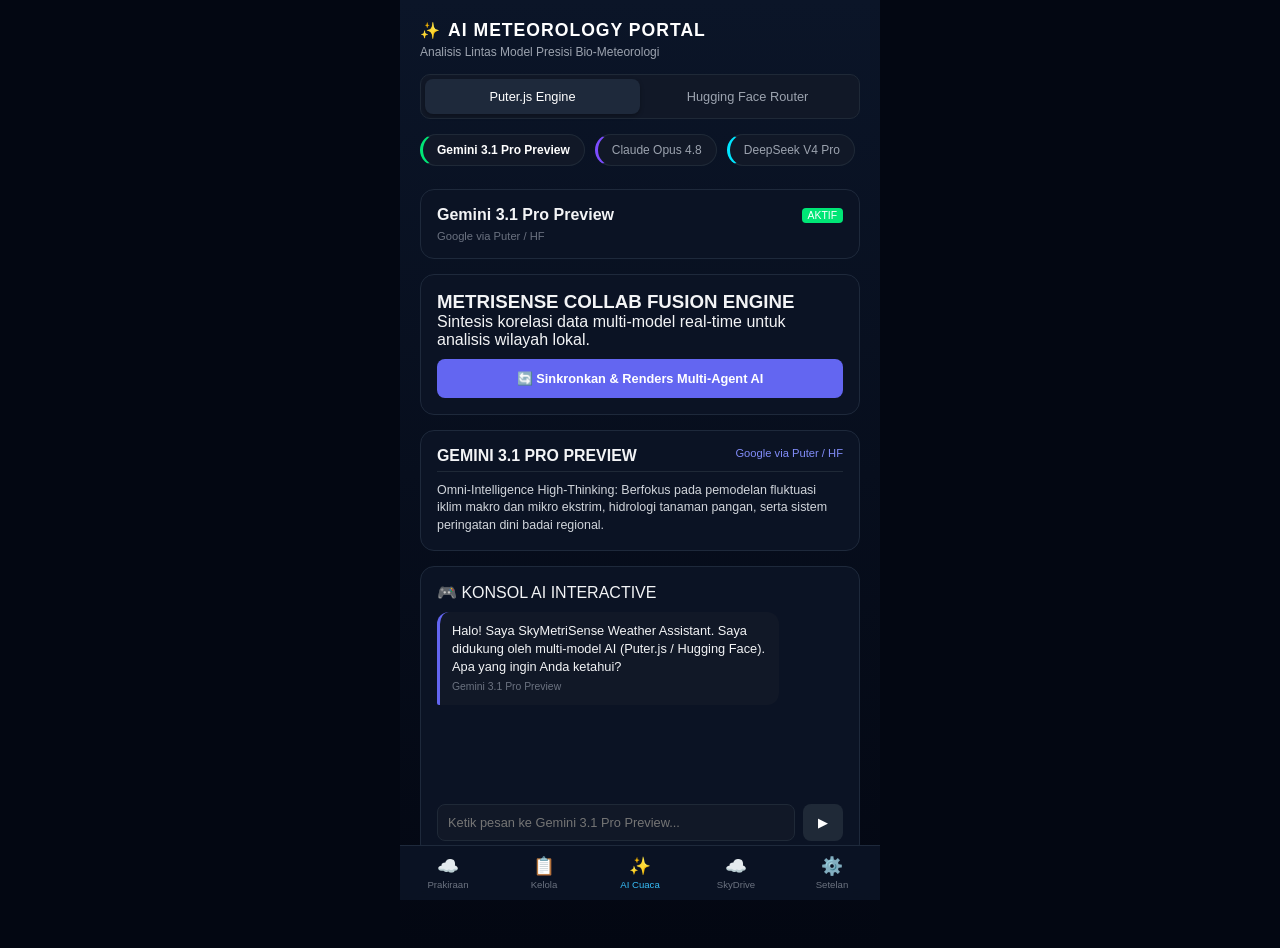
<file: index.html>
<!DOCTYPE html>
<html lang="id">
<head>
    <meta charset="UTF-8">
    <meta name="viewport" content="width=device-width, initial-scale=1.0">
    <title>AI Meteorology Portal - SkyMetriSense</title>
    <link rel="stylesheet" href="style.css">
</head>
<body>

    <iframe id="puter-iframe-bridge" src="https://username_kamu.github.io/skymetrisense-bridge/puter_bridge.html" style="display:none;"></iframe>

    <div class="app-container">
        <header class="main-header">
            <div class="logo-area">
                <span class="icon-sparkle">✨</span>
                <h1>AI METEOROLOGY PORTAL</h1>
            </div>
            <p class="subtitle">Analisis Lintas Model Presisi Bio-Meteorologi</p>
        </header>

        <div class="engine-toggle-container">
            <button id="btn-puter" class="toggle-btn active" onclick="setEngine('Puter.js Engine')">Puter.js Engine</button>
            <button id="btn-hf" class="toggle-btn" onclick="setEngine('Hugging Face Router')">Hugging Face Router</button>
        </div>

        <div class="model-badge-scroll" id="model-list-container"></div>

        <div class="active-model-card">
            <div class="card-header">
                <h2 id="display-model-name">Gemini 3.1 Pro Preview</h2>
                <span class="status-badge" id="display-badge-color">AKTIF</span>
            </div>
            <p class="provider-info" id="display-provider-info">Google via Puter / HF</p>
        </div>

        <div class="fusion-card">
            <h3>METRISENSE COLLAB FUSION ENGINE</h3>
            <p>Sintesis korelasi data multi-model real-time untuk analisis wilayah lokal.</p>
            <button class="btn-sync">🔄 Sinkronkan & Renders Multi-Agent AI</button>
        </div>

        <div class="synergy-matrix-card">
            <div class="matrix-header">
                <h3 id="matrix-title">GEMINI 3.1 PRO PREVIEW</h3>
                <span class="route-tag" id="matrix-route-tag">Google via Puter / HF</span>
            </div>
            <p class="matrix-desc" id="matrix-description">Memuat analisis keahlian biologis model...</p>
        </div>

        <section class="interactive-console">
            <div class="console-header">🎮 KONSOL AI INTERACTIVE</div>
            <div class="chat-box" id="chat-stream-box">
                <div class="chat-bubble ai">
                    <p>Halo! Saya SkyMetriSense Weather Assistant. Saya didukung oleh multi-model AI (Puter.js / Hugging Face). Apa yang ingin Anda ketahui?</p>
                    <span class="bubble-meta" id="chat-meta-name">Gemini 3.1 Pro Preview</span>
                </div>
            </div>

            <div class="chat-input-area">
                <input type="text" id="user-chat-input" placeholder="Ketik pesan..." onkeypress="handleEnterKey(event)">
                <button id="btn-send-chat" onclick="kirimPesanKeAi()">▶</button>
            </div>
        </section>

        <nav class="bottom-nav-bar">
            <div class="nav-item">☁️<span>Prakiraan</span></div>
            <div class="nav-item">📋<span>Kelola</span></div>
            <div class="nav-item active">✨<span>AI Cuaca</span></div>
            <div class="nav-item">☁️<span>SkyDrive</span></div>
            <div class="nav-item">⚙️<span>Setelan</span></div>
        </nav>
    </div>

    <script src="app.js"></script>
</body>
</html>
</file>
<file: style.css>
* {
    box-sizing: border-box;
    margin: 0;
    padding: 0;
    font-family: 'Segoe UI', Tahoma, Geneva, Verdana, sans-serif;
}

body {
    background-color: #030712;
    color: #f3f4f6;
    display: flex;
    justify-content: center;
}

.app-container {
    width: 100%;
    max-width: 480px;
    background: linear-gradient(180deg, #0b1528 0%, #030712 100%);
    min-height: 100vh;
    padding: 20px 20px 90px 20px;
    position: relative;
    display: flex;
    flex-direction: column;
    gap: 15px;
}

.main-header .logo-area {
    display: flex;
    align-items: center;
    gap: 8px;
    margin-bottom: 4px;
}
.main-header h1 {
    font-size: 1.1rem;
    letter-spacing: 1px;
    color: #ffffff;
}
.main-header .subtitle {
    font-size: 0.75rem;
    color: #9ca3af;
}

.engine-toggle-container {
    display: grid;
    grid-template-columns: 1fr 1fr;
    background-color: #111827;
    padding: 4px;
    border-radius: 10px;
    border: 1px solid #1f2937;
}
.toggle-btn {
    background: transparent;
    border: none;
    color: #9ca3af;
    padding: 10px;
    font-size: 0.8rem;
    border-radius: 8px;
    cursor: pointer;
    transition: all 0.3s;
}
.toggle-btn.active {
    background-color: #1e293b;
    color: #ffffff;
    box-shadow: 0 2px 4px rgba(0,0,0,0.3);
}

.model-badge-scroll {
    display: flex;
    gap: 10px;
    overflow-x: auto;
    padding-bottom: 8px;
}
.model-badge-scroll::-webkit-scrollbar {
    height: 4px;
}
.model-badge-scroll::-webkit-scrollbar-thumb {
    background: #1f2937;
    border-radius: 10px;
}
.badge-item {
    padding: 8px 14px;
    border-radius: 20px;
    font-size: 0.75rem;
    white-space: nowrap;
    cursor: pointer;
    background-color: #111827;
    border: 1px solid #1f2937;
    color: #9ca3af;
}
.badge-item.selected {
    color: #ffffff;
    font-weight: 600;
}

.active-model-card, .fusion-card, .synergy-matrix-card, .interactive-console {
    background-color: #0b1324;
    border: 1px solid #1e293b;
    border-radius: 14px;
    padding: 16px;
}

.card-header {
    display: flex;
    justify-content: space-between;
    align-items: center;
    margin-bottom: 6px;
}
#display-model-name { font-size: 1rem; }
.status-badge {
    font-size: 0.65rem;
    padding: 2px 6px;
    background-color: #1e1b4b;
    border-radius: 4px;
    color: #a5b4fc;
}
.provider-info { font-size: 0.7rem; color: #6b7280; }

.btn-sync {
    width: 100%;
    padding: 12px;
    background-color: #6366f1;
    border: none;
    color: white;
    border-radius: 8px;
    margin-top: 10px;
    font-weight: 600;
    font-size: 0.8rem;
    cursor: pointer;
}

.matrix-header {
    display: flex;
    justify-content: space-between;
    font-size: 0.85rem;
    margin-bottom: 10px;
    border-bottom: 1px solid #1f2937;
    padding-bottom: 6px;
}
.route-tag { font-size: 0.7rem; color: #818cf8; }
.matrix-desc { font-size: 0.78rem; color: #d1d5db; line-height: 1.4; }

.chat-box {
    height: 180px;
    overflow-y: auto;
    display: flex;
    flex-direction: column;
    gap: 10px;
    margin-top: 10px;
    padding-right: 4px;
}
.chat-bubble {
    max-width: 85%;
    padding: 10px 12px;
    border-radius: 12px;
    font-size: 0.8rem;
    line-height: 1.4;
}
.chat-bubble.ai {
    background-color: #111827;
    align-self: flex-start;
    border-bottom-left-radius: 2px;
    border-left: 3px solid #6366f1;
}
.chat-bubble.user {
    background-color: #1e293b;
    align-self: flex-end;
    border-bottom-right-radius: 2px;
}
.bubble-meta {
    display: block;
    font-size: 0.65rem;
    color: #6b7280;
    margin-top: 4px;
}

.chat-input-area {
    display: flex;
    gap: 8px;
    margin-top: 12px;
}
.chat-input-area input {
    flex: 1;
    background-color: #111827;
    border: 1px solid #1f2937;
    border-radius: 8px;
    padding: 10px;
    color: white;
    font-size: 0.8rem;
}
.chat-input-area button {
    background-color: #1f2937;
    border: none;
    color: white;
    width: 40px;
    border-radius: 8px;
    cursor: pointer;
}

.bottom-nav-bar {
    position: fixed;
    bottom: 0;
    left: 50%;
    transform: translateX(-50%);
    width: 100%;
    max-width: 480px;
    background-color: rgba(11, 19, 36, 0.95);
    border-top: 1px solid #1e293b;
    display: grid;
    grid-template-columns: repeat(5, 1fr);
    padding: 10px 0;
    backdrop-filter: blur(10px);
    z-index: 9999;
}
.nav-item {
    display: flex;
    flex-direction: column;
    align-items: center;
    font-size: 1.1rem;
    color: #6b7280;
    cursor: pointer;
}
.nav-item span { font-size: 0.6rem; margin-top: 2px; }
.nav-item.active { color: #38bdf8; }
</file>
